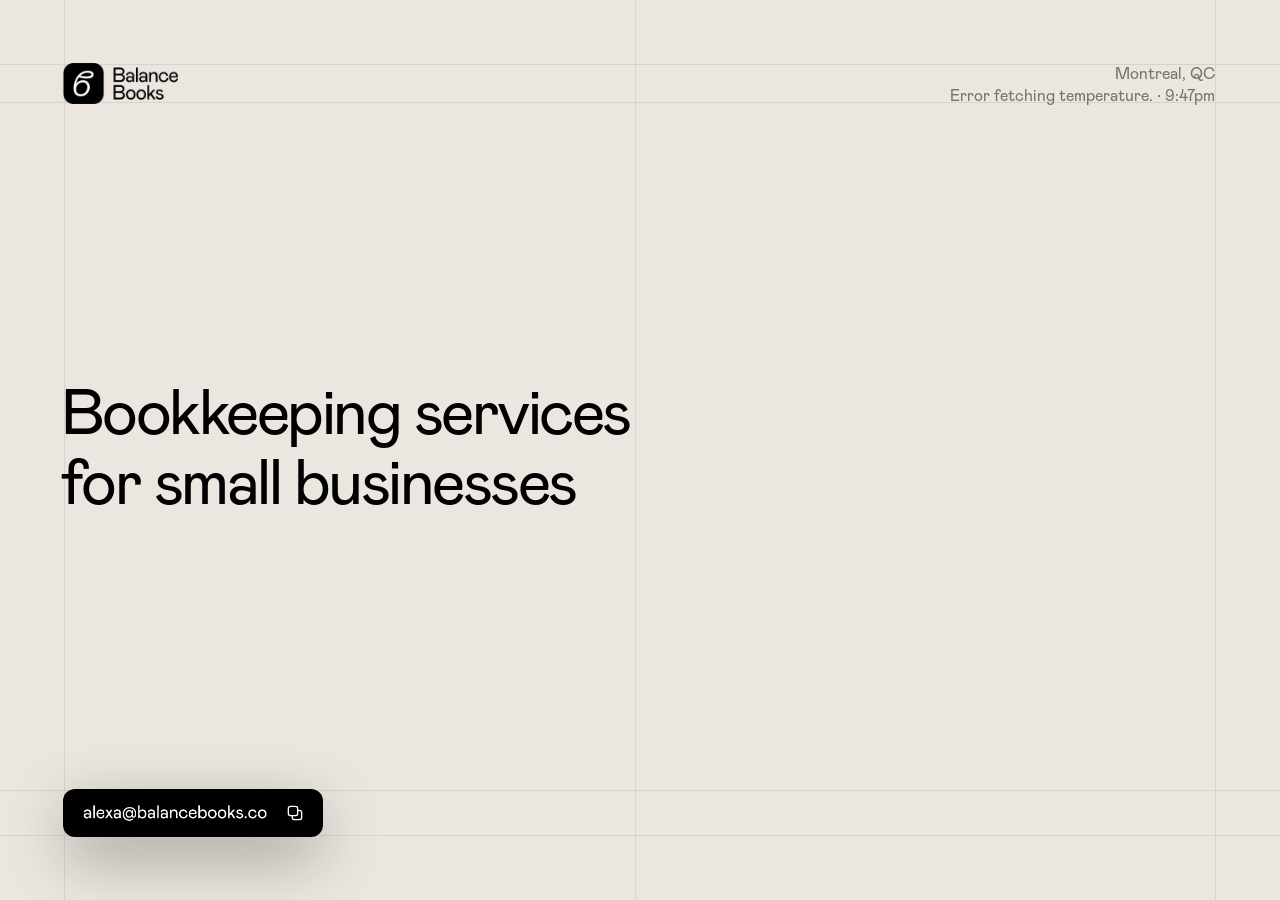
<file: index.html>
<!DOCTYPE html>
<html lang="en">

<head>
    <meta charset="UTF-8">
    <meta name="viewport" content="width=device-width, initial-scale=1.0">
    <title>Balance Books Co.</title>
    <link rel="stylesheet" href="style.css">
    <link rel="icon" type="image/ico" href="assets/favicon.ico">
    <meta property="og:title" content="Balance Books Co.">
    <meta property="og:description" content="Bookkeeping services for small businesses">
    <meta property="og:image" content="assets/og.png">
    <meta property="og:url" content="https://balancebooks.co">
    <meta property="og:type" content="website">
    <meta property="og:site_name" content="Balance Books Co.">
</head>

<body>
    <div class="hero">
        <div class="header">
            <a class="logo-link" href="/"><img src="assets/logo.png" alt="Balance Books" class="logo"></a>
            <div class="info">
                <p>Montreal, QC</p>
                <p><span id="temperature">0°C</span> • <span id="time">12:00am</span></p>
            </div>
        </div>
        <div class="main">
            <h1>Bookkeeping services for small businesses</h1>
        </div>
        <div class="footer">
            <button id="copyButton">
                <img src="assets/email.png" alt="email" class="email">
                <img src="assets/copy.svg" alt="copy" class="icon" id="copyIcon">
            </button>
        </div>
    </div>

    <script src="main.js"></script>
</body>

</html>
</file>
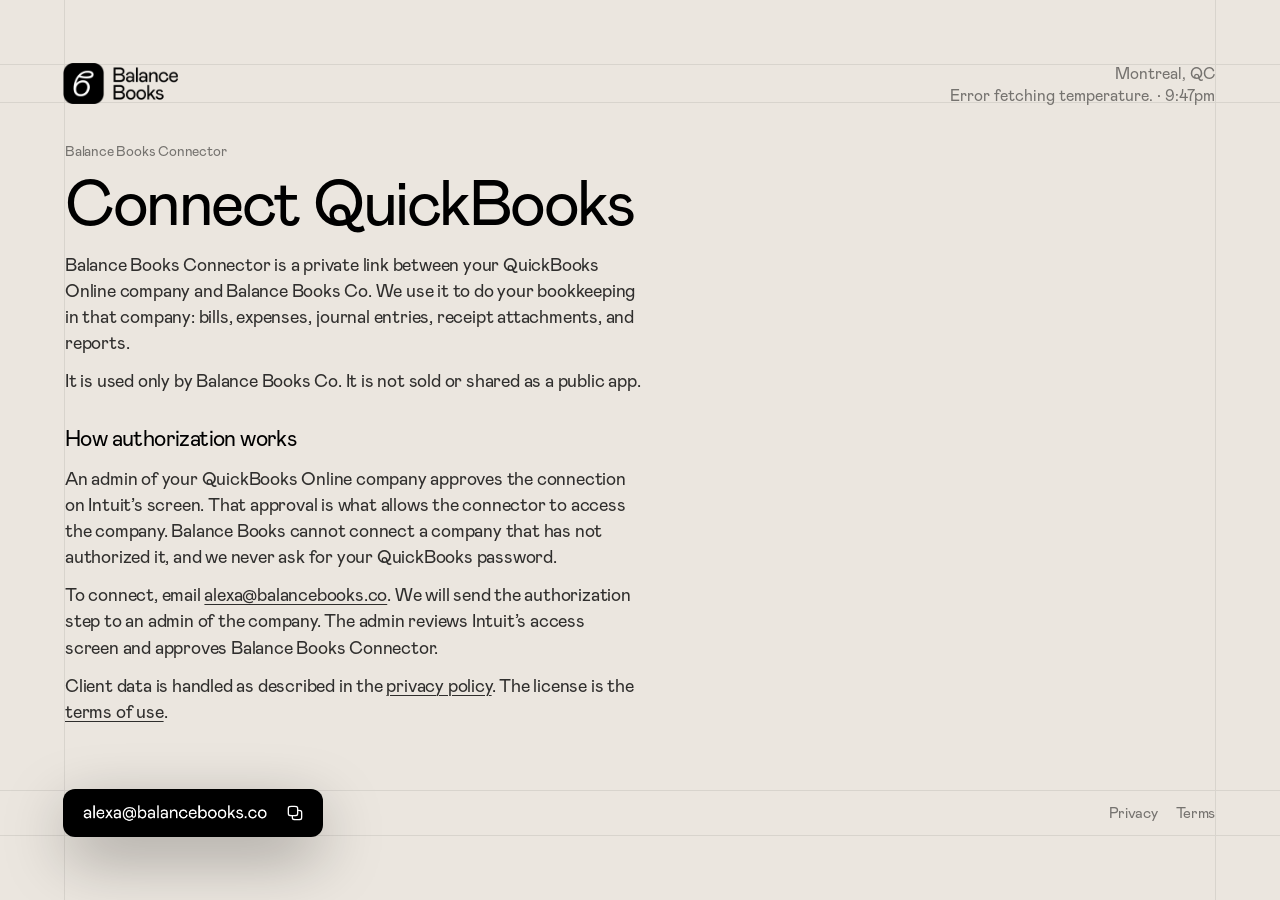
<file: connect/index.html>
<!DOCTYPE html>
<html lang="en">

<head>
    <meta charset="UTF-8">
    <meta name="viewport" content="width=device-width, initial-scale=1.0">
    <meta name="robots" content="noindex, nofollow, noarchive, nosnippet, noimageindex">
    <meta name="googlebot" content="noindex, nofollow, noarchive, nosnippet, noimageindex">
    <title>Connect QuickBooks — Balance Books Co.</title>
    <meta name="description" content="How a QuickBooks Online company admin authorizes Balance Books Connector for bookkeeping by Balance Books Co.">
    <link rel="canonical" href="https://balancebooks.co/connect/">
    <link rel="stylesheet" href="/style.css">
    <link rel="icon" type="image/ico" href="/assets/favicon.ico">
    <meta property="og:title" content="Connect QuickBooks — Balance Books Co.">
    <meta property="og:description" content="Authorize Balance Books Connector for your QuickBooks Online company.">
    <meta property="og:image" content="https://balancebooks.co/assets/og.png">
    <meta property="og:url" content="https://balancebooks.co/connect/">
    <meta property="og:type" content="website">
    <meta property="og:site_name" content="Balance Books Co.">
</head>

<body class="doc">
    <div class="hero">
        <div class="header">
            <a class="logo-link" href="/"><img src="/assets/logo.png" alt="Balance Books" class="logo"></a>
            <div class="info">
                <p>Montreal, QC</p>
                <p><span id="temperature">0°C</span> • <span id="time">12:00am</span></p>
            </div>
        </div>
        <main class="content">
            <p class="kicker">Balance Books Connector</p>
            <h1>Connect QuickBooks</h1>
            <p>Balance Books Connector is a private link between your QuickBooks Online company and Balance Books Co. We use it to do your bookkeeping in that company: bills, expenses, journal entries, receipt attachments, and reports.</p>
            <p>It is used only by Balance Books Co. It is not sold or shared as a public app.</p>

            <h2>How authorization works</h2>
            <p>An admin of your QuickBooks Online company approves the connection on Intuit’s screen. That approval is what allows the connector to access the company. Balance Books cannot connect a company that has not authorized it, and we never ask for your QuickBooks password.</p>
            <p>To connect, email <a href="mailto:alexa@balancebooks.co">alexa@balancebooks.co</a>. We will send the authorization step to an admin of the company. The admin reviews Intuit’s access screen and approves Balance Books Connector.</p>
            <p>Client data is handled as described in the <a href="/privacy/">privacy policy</a>. The license is the <a href="/terms/">terms of use</a>.</p>
        </main>
        <div class="footer">
            <button id="copyButton">
                <img src="/assets/email.png" alt="email" class="email">
                <img src="/assets/copy.svg" alt="copy" class="icon" id="copyIcon">
            </button>
            <nav class="legal" aria-label="Legal">
                <a href="/privacy/">Privacy</a>
                <a href="/terms/">Terms</a>
            </nav>
        </div>
    </div>

    <script src="/main.js"></script>
</body>

</html>
</file>
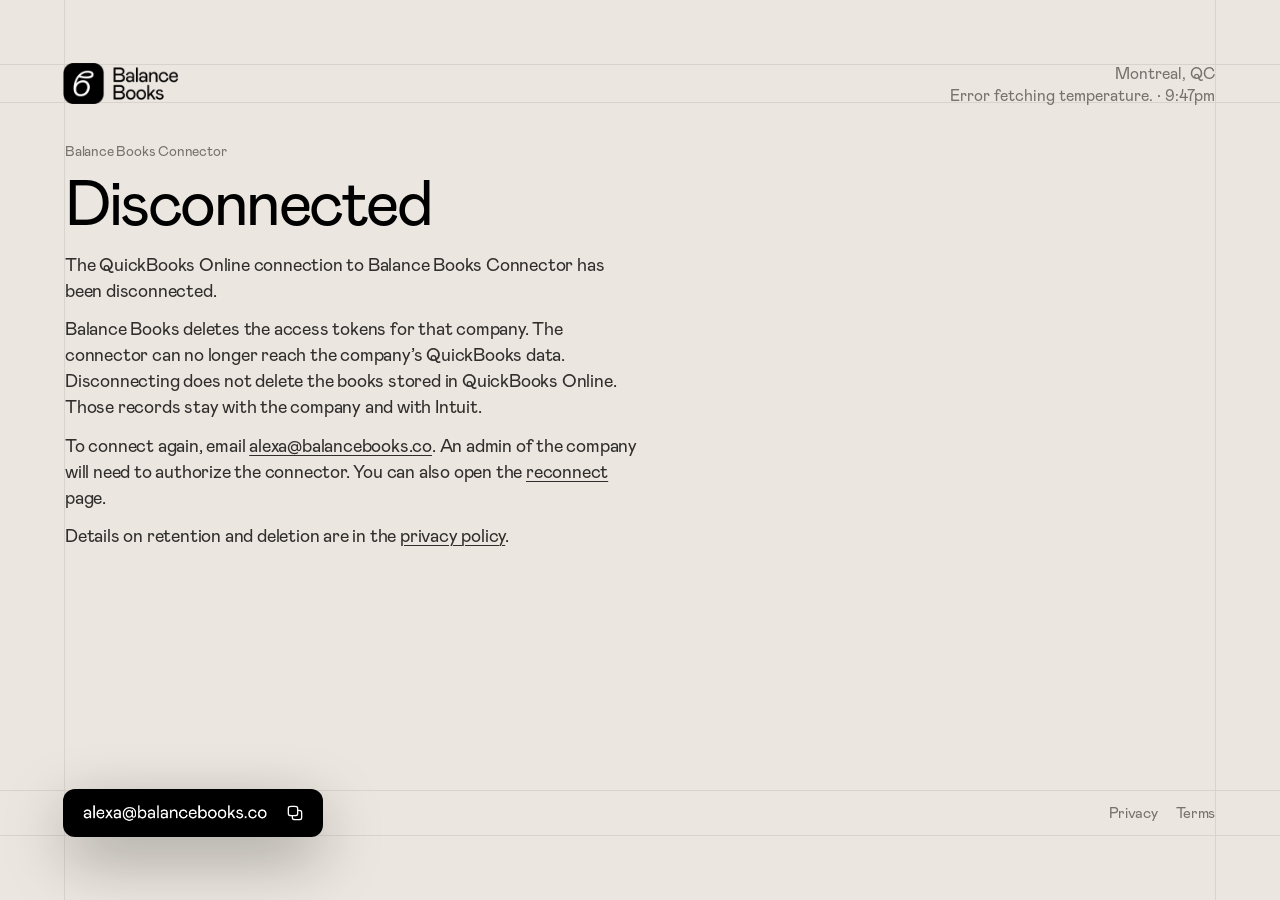
<file: disconnect/index.html>
<!DOCTYPE html>
<html lang="en">

<head>
    <meta charset="UTF-8">
    <meta name="viewport" content="width=device-width, initial-scale=1.0">
    <meta name="robots" content="noindex, nofollow, noarchive, nosnippet, noimageindex">
    <meta name="googlebot" content="noindex, nofollow, noarchive, nosnippet, noimageindex">
    <title>Disconnected — Balance Books Co.</title>
    <meta name="description" content="The QuickBooks Online connection to Balance Books Connector has been disconnected. Access tokens are deleted.">
    <link rel="canonical" href="https://balancebooks.co/disconnect/">
    <link rel="stylesheet" href="/style.css">
    <link rel="icon" type="image/ico" href="/assets/favicon.ico">
    <meta property="og:title" content="Disconnected — Balance Books Co.">
    <meta property="og:description" content="The QuickBooks Online connection to Balance Books Connector has been disconnected.">
    <meta property="og:image" content="https://balancebooks.co/assets/og.png">
    <meta property="og:url" content="https://balancebooks.co/disconnect/">
    <meta property="og:type" content="website">
    <meta property="og:site_name" content="Balance Books Co.">
</head>

<body class="doc">
    <div class="hero">
        <div class="header">
            <a class="logo-link" href="/"><img src="/assets/logo.png" alt="Balance Books" class="logo"></a>
            <div class="info">
                <p>Montreal, QC</p>
                <p><span id="temperature">0°C</span> • <span id="time">12:00am</span></p>
            </div>
        </div>
        <main class="content">
            <p class="kicker">Balance Books Connector</p>
            <h1>Disconnected</h1>
            <p>The QuickBooks Online connection to Balance Books Connector has been disconnected.</p>
            <p>Balance Books deletes the access tokens for that company. The connector can no longer reach the company’s QuickBooks data. Disconnecting does not delete the books stored in QuickBooks Online. Those records stay with the company and with Intuit.</p>
            <p>To connect again, email <a href="mailto:alexa@balancebooks.co">alexa@balancebooks.co</a>. An admin of the company will need to authorize the connector. You can also open the <a href="/reconnect/">reconnect</a> page.</p>
            <p>Details on retention and deletion are in the <a href="/privacy/">privacy policy</a>.</p>
        </main>
        <div class="footer">
            <button id="copyButton">
                <img src="/assets/email.png" alt="email" class="email">
                <img src="/assets/copy.svg" alt="copy" class="icon" id="copyIcon">
            </button>
            <nav class="legal" aria-label="Legal">
                <a href="/privacy/">Privacy</a>
                <a href="/terms/">Terms</a>
            </nav>
        </div>
    </div>

    <script src="/main.js"></script>
</body>

</html>
</file>
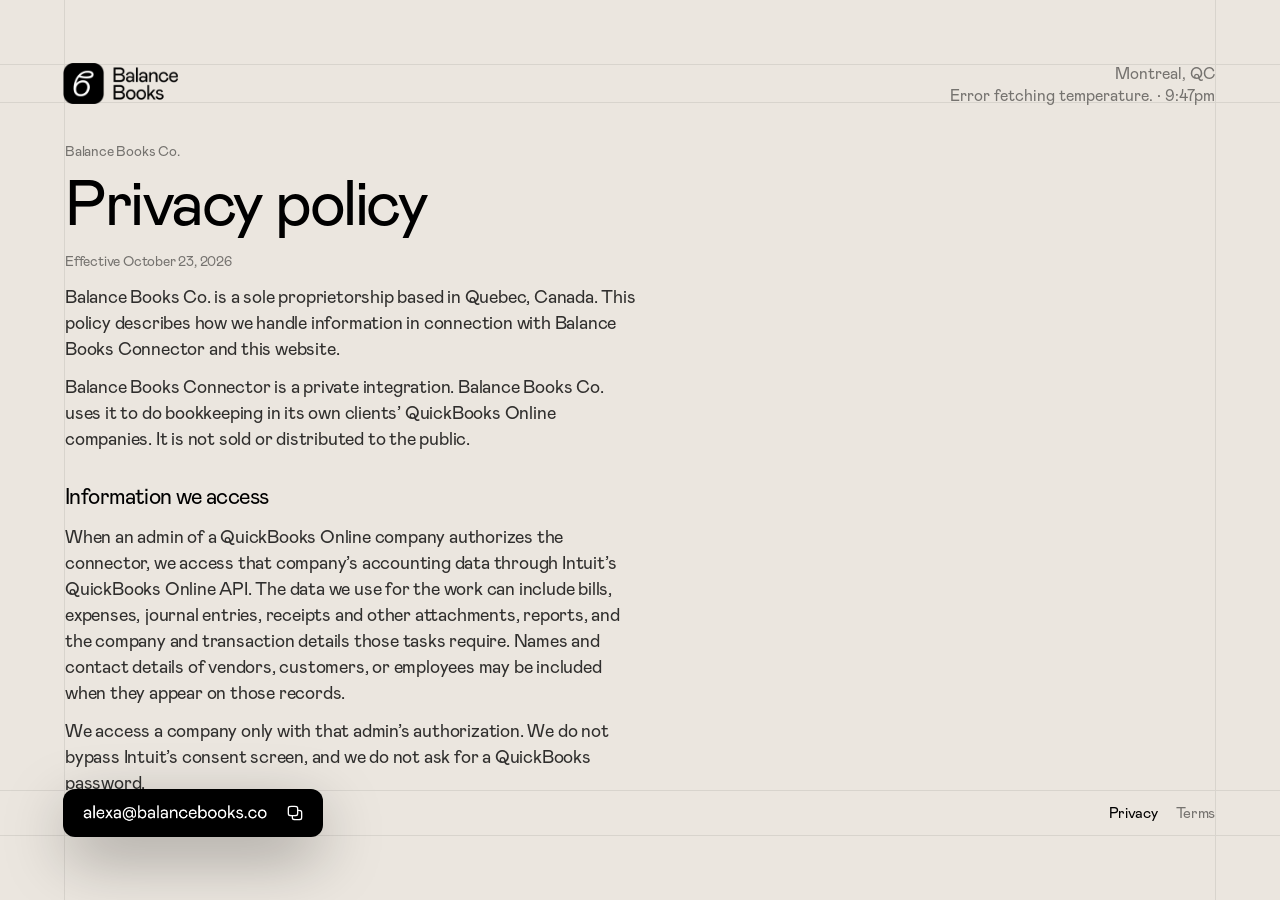
<file: privacy/index.html>
<!DOCTYPE html>
<html lang="en">

<head>
    <meta charset="UTF-8">
    <meta name="viewport" content="width=device-width, initial-scale=1.0">
    <meta name="robots" content="noindex, nofollow, noarchive, nosnippet, noimageindex">
    <meta name="googlebot" content="noindex, nofollow, noarchive, nosnippet, noimageindex">
    <title>Privacy policy — Balance Books Co.</title>
    <meta name="description" content="How Balance Books Co. handles QuickBooks Online data accessed for bookkeeping, and how this website treats visitors.">
    <link rel="canonical" href="https://balancebooks.co/privacy/">
    <link rel="stylesheet" href="/style.css">
    <link rel="icon" type="image/ico" href="/assets/favicon.ico">
    <meta property="og:title" content="Privacy policy — Balance Books Co.">
    <meta property="og:description" content="How Balance Books Co. handles QuickBooks Online data accessed for bookkeeping.">
    <meta property="og:image" content="https://balancebooks.co/assets/og.png">
    <meta property="og:url" content="https://balancebooks.co/privacy/">
    <meta property="og:type" content="website">
    <meta property="og:site_name" content="Balance Books Co.">
</head>

<body class="doc">
    <div class="hero">
        <div class="header">
            <a class="logo-link" href="/"><img src="/assets/logo.png" alt="Balance Books" class="logo"></a>
            <div class="info">
                <p>Montreal, QC</p>
                <p><span id="temperature">0°C</span> • <span id="time">12:00am</span></p>
            </div>
        </div>
        <main class="content">
            <p class="kicker">Balance Books Co.</p>
            <h1>Privacy policy</h1>
            <p class="meta">Effective October 23, 2026</p>
            <p>Balance Books Co. is a sole proprietorship based in Quebec, Canada. This policy describes how we handle information in connection with Balance Books Connector and this website.</p>
            <p>Balance Books Connector is a private integration. Balance Books Co. uses it to do bookkeeping in its own clients’ QuickBooks Online companies. It is not sold or distributed to the public.</p>

            <h2>Information we access</h2>
            <p>When an admin of a QuickBooks Online company authorizes the connector, we access that company’s accounting data through Intuit’s QuickBooks Online API. The data we use for the work can include bills, expenses, journal entries, receipts and other attachments, reports, and the company and transaction details those tasks require. Names and contact details of vendors, customers, or employees may be included when they appear on those records.</p>
            <p>We access a company only with that admin’s authorization. We do not bypass Intuit’s consent screen, and we do not ask for a QuickBooks password.</p>
            <p>This website does not require an account. It does not use advertising or analytics cookies. The temperature shown in the header comes from a public weather request for Montreal and does not identify you. The email button copies our address to your clipboard only if you use it.</p>

            <h2>Why we use it</h2>
            <p>We use QuickBooks data only to provide bookkeeping services to the client who connected the company. That work is entering bills, expenses, and journal entries, attaching receipts, and running reports.</p>
            <p>We do not sell personal information or QuickBooks data. We do not share it with other businesses, data brokers, or advertisers, and we do not use it for marketing.</p>

            <h2>Who can see it</h2>
            <p>Access is limited to Balance Books Co. We store connection tokens in encrypted form.</p>
            <p>The client’s books remain in QuickBooks Online, which Intuit operates under its own terms. We do not give client data to anyone else for their own use.</p>

            <h2>AI assistance</h2>
            <p>An AI assistant may operate the connector on Balance Books Co.’s behalf. It works only under the control and direction of Balance Books Co., and only to perform the client’s bookkeeping. The assistant does not acquire any right to the data. We do not allow client data to be sold, or to be used to train public models.</p>

            <h2>How long we keep it</h2>
            <p>We keep connection tokens, and any working copies we hold for an engagement, only while that QuickBooks company stays connected and we are engaged to keep the books.</p>
            <p>When the company is disconnected, we delete the connection tokens. The connector can no longer access that company. We also delete the working copies we hold for that connection, unless the law requires us to keep a specific record. If it does, we keep only what that duty requires, and we delete it when the duty ends.</p>
            <p>Disconnecting does not delete the books stored in the client’s QuickBooks Online company. Those records stay with the client and Intuit.</p>

            <h2>Your choices</h2>
            <p>A company admin can disconnect Balance Books Connector at any time in QuickBooks Online, or by emailing us. You may ask what personal information we hold about you, ask us to correct it, or ask us to delete it. You may withdraw consent to our use of your personal information. If a legal duty requires us to keep something, we will say so.</p>

            <h2>Quebec Law 25 and PIPEDA</h2>
            <p>We handle personal information under Quebec’s Act respecting the protection of personal information in the private sector, including the requirements known as Law 25, and under Canada’s Personal Information Protection and Electronic Documents Act (PIPEDA) where it applies.</p>
            <p>The owner of Balance Books Co. is the person responsible for the protection of personal information. You can reach them at the email below.</p>
            <p>You may also contact the <a href="https://www.cai.gouv.qc.ca/">Commission d’accès à l’information du Québec</a> or the <a href="https://www.priv.gc.ca/">Office of the Privacy Commissioner of Canada</a>.</p>

            <h2>Contact</h2>
            <address>
                Balance Books Co.<br>
                <a href="mailto:alexa@balancebooks.co">alexa@balancebooks.co</a>
            </address>
            <p>A French copy of this policy is available on request.</p>
        </main>
        <div class="footer">
            <button id="copyButton">
                <img src="/assets/email.png" alt="email" class="email">
                <img src="/assets/copy.svg" alt="copy" class="icon" id="copyIcon">
            </button>
            <nav class="legal" aria-label="Legal">
                <a href="/privacy/" aria-current="page">Privacy</a>
                <a href="/terms/">Terms</a>
            </nav>
        </div>
    </div>

    <script src="/main.js"></script>
</body>

</html>
</file>
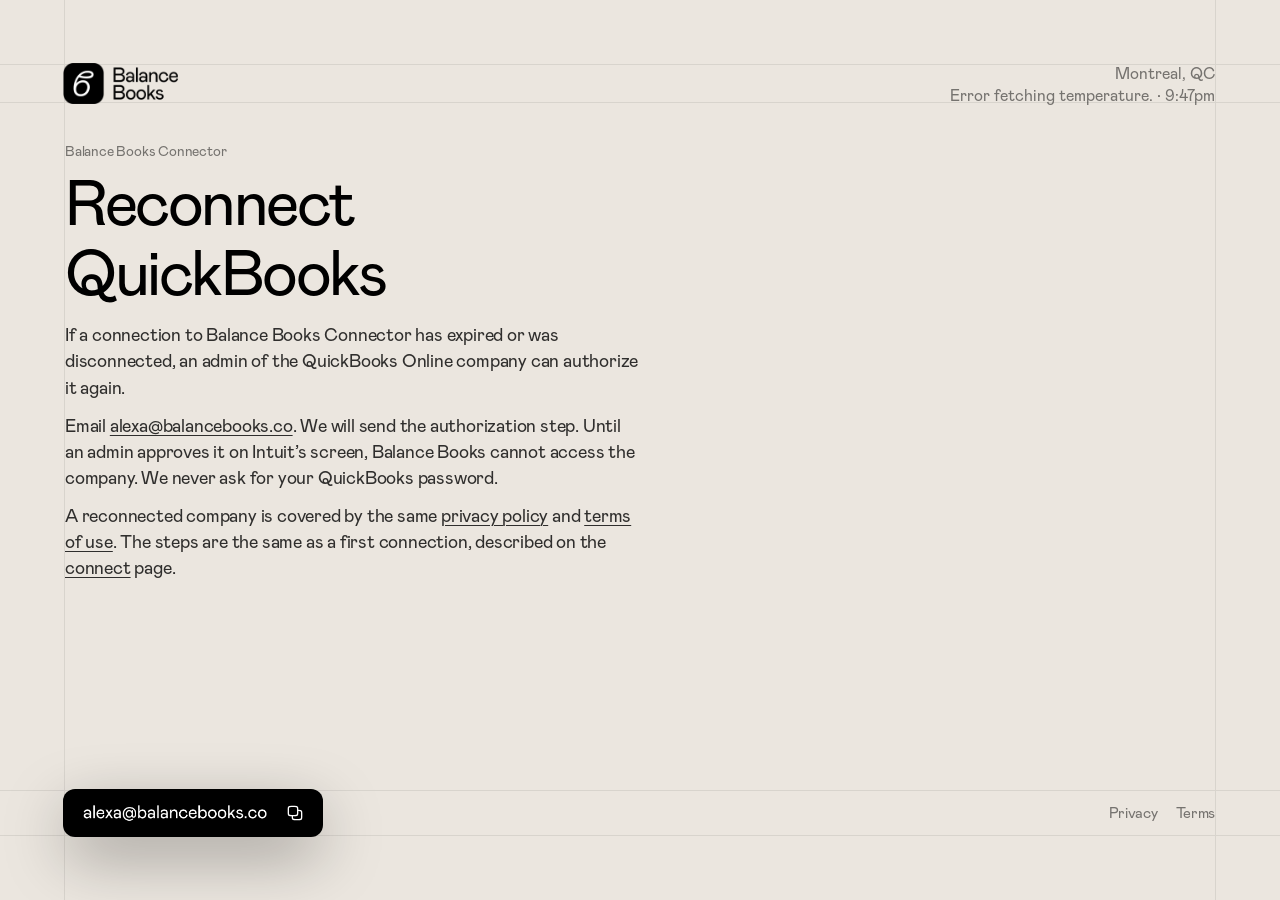
<file: reconnect/index.html>
<!DOCTYPE html>
<html lang="en">

<head>
    <meta charset="UTF-8">
    <meta name="viewport" content="width=device-width, initial-scale=1.0">
    <meta name="robots" content="noindex, nofollow, noarchive, nosnippet, noimageindex">
    <meta name="googlebot" content="noindex, nofollow, noarchive, nosnippet, noimageindex">
    <title>Reconnect QuickBooks — Balance Books Co.</title>
    <meta name="description" content="How a QuickBooks Online company admin reconnects Balance Books Connector after a disconnect or an expired authorization.">
    <link rel="canonical" href="https://balancebooks.co/reconnect/">
    <link rel="stylesheet" href="/style.css">
    <link rel="icon" type="image/ico" href="/assets/favicon.ico">
    <meta property="og:title" content="Reconnect QuickBooks — Balance Books Co.">
    <meta property="og:description" content="Authorize Balance Books Connector again for your QuickBooks Online company.">
    <meta property="og:image" content="https://balancebooks.co/assets/og.png">
    <meta property="og:url" content="https://balancebooks.co/reconnect/">
    <meta property="og:type" content="website">
    <meta property="og:site_name" content="Balance Books Co.">
</head>

<body class="doc">
    <div class="hero">
        <div class="header">
            <a class="logo-link" href="/"><img src="/assets/logo.png" alt="Balance Books" class="logo"></a>
            <div class="info">
                <p>Montreal, QC</p>
                <p><span id="temperature">0°C</span> • <span id="time">12:00am</span></p>
            </div>
        </div>
        <main class="content">
            <p class="kicker">Balance Books Connector</p>
            <h1>Reconnect QuickBooks</h1>
            <p>If a connection to Balance Books Connector has expired or was disconnected, an admin of the QuickBooks Online company can authorize it again.</p>
            <p>Email <a href="mailto:alexa@balancebooks.co">alexa@balancebooks.co</a>. We will send the authorization step. Until an admin approves it on Intuit’s screen, Balance Books cannot access the company. We never ask for your QuickBooks password.</p>
            <p>A reconnected company is covered by the same <a href="/privacy/">privacy policy</a> and <a href="/terms/">terms of use</a>. The steps are the same as a first connection, described on the <a href="/connect/">connect</a> page.</p>
        </main>
        <div class="footer">
            <button id="copyButton">
                <img src="/assets/email.png" alt="email" class="email">
                <img src="/assets/copy.svg" alt="copy" class="icon" id="copyIcon">
            </button>
            <nav class="legal" aria-label="Legal">
                <a href="/privacy/">Privacy</a>
                <a href="/terms/">Terms</a>
            </nav>
        </div>
    </div>

    <script src="/main.js"></script>
</body>

</html>
</file>
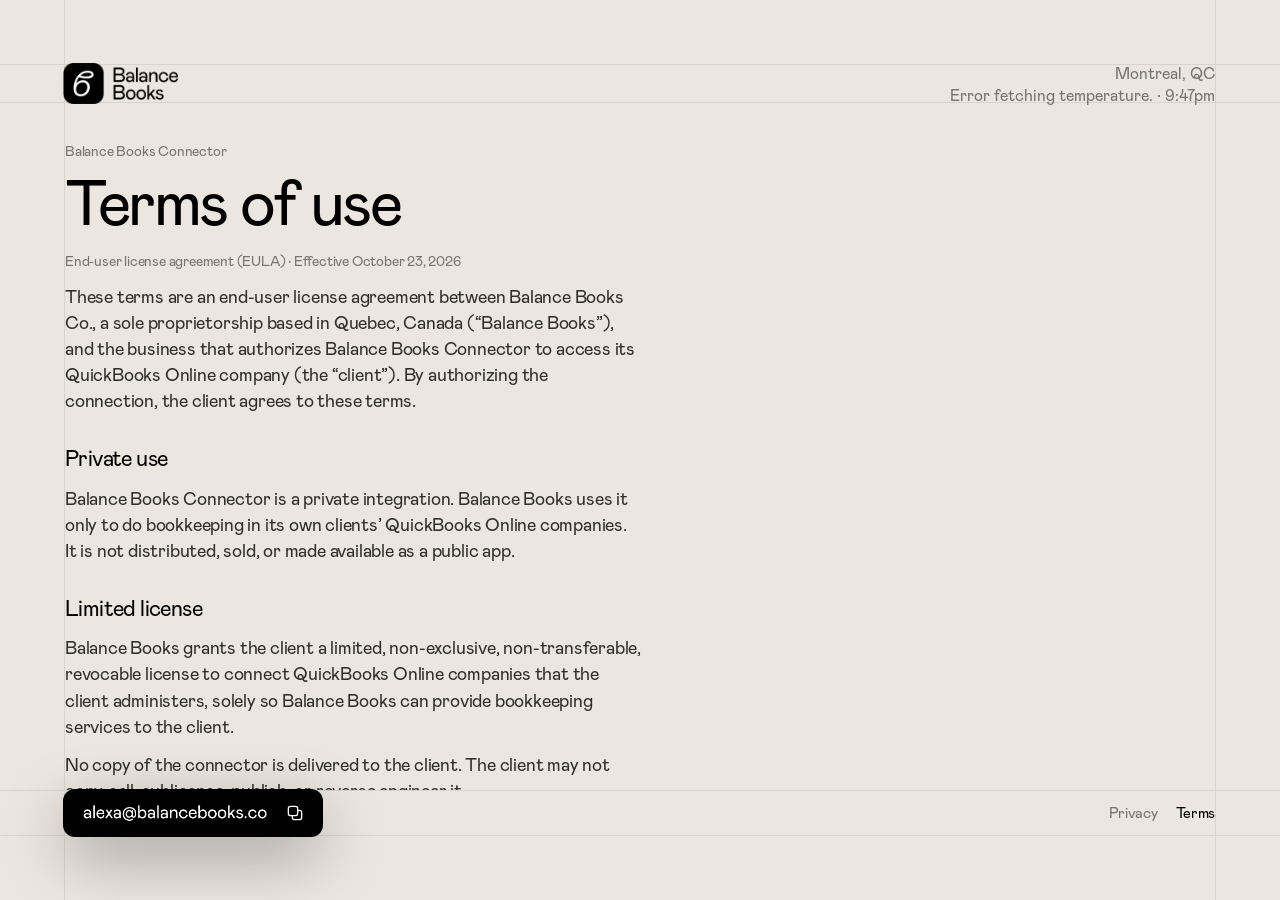
<file: terms/index.html>
<!DOCTYPE html>
<html lang="en">

<head>
    <meta charset="UTF-8">
    <meta name="viewport" content="width=device-width, initial-scale=1.0">
    <meta name="robots" content="noindex, nofollow, noarchive, nosnippet, noimageindex">
    <meta name="googlebot" content="noindex, nofollow, noarchive, nosnippet, noimageindex">
    <title>Terms of use (EULA) — Balance Books Co.</title>
    <meta name="description" content="End-user license agreement (EULA) for Balance Books Connector, a private QuickBooks Online integration used by Balance Books Co.">
    <link rel="canonical" href="https://balancebooks.co/terms/">
    <link rel="stylesheet" href="/style.css">
    <link rel="icon" type="image/ico" href="/assets/favicon.ico">
    <meta property="og:title" content="Terms of use (EULA) — Balance Books Co.">
    <meta property="og:description" content="End-user license agreement (EULA) for Balance Books Connector.">
    <meta property="og:image" content="https://balancebooks.co/assets/og.png">
    <meta property="og:url" content="https://balancebooks.co/terms/">
    <meta property="og:type" content="website">
    <meta property="og:site_name" content="Balance Books Co.">
</head>

<body class="doc">
    <div class="hero">
        <div class="header">
            <a class="logo-link" href="/"><img src="/assets/logo.png" alt="Balance Books" class="logo"></a>
            <div class="info">
                <p>Montreal, QC</p>
                <p><span id="temperature">0°C</span> • <span id="time">12:00am</span></p>
            </div>
        </div>
        <main class="content">
            <p class="kicker">Balance Books Connector</p>
            <h1>Terms of use</h1>
            <p class="meta">End-user license agreement (EULA) • Effective October 23, 2026</p>
            <p>These terms are an end-user license agreement between Balance Books Co., a sole proprietorship based in Quebec, Canada (“Balance Books”), and the business that authorizes Balance Books Connector to access its QuickBooks Online company (the “client”). By authorizing the connection, the client agrees to these terms.</p>

            <h2>Private use</h2>
            <p>Balance Books Connector is a private integration. Balance Books uses it only to do bookkeeping in its own clients’ QuickBooks Online companies. It is not distributed, sold, or made available as a public app.</p>

            <h2>Limited license</h2>
            <p>Balance Books grants the client a limited, non-exclusive, non-transferable, revocable license to connect QuickBooks Online companies that the client administers, solely so Balance Books can provide bookkeeping services to the client.</p>
            <p>No copy of the connector is delivered to the client. The client may not copy, sell, sublicense, publish, or reverse engineer it.</p>

            <h2>Authorization</h2>
            <p>Only an admin of the QuickBooks Online company may authorize or disconnect the connector. The client confirms that the person who approves Intuit’s authorization screen has authority to do so, and that Balance Books may use that access to enter bills, expenses, and journal entries, attach receipts, and run reports.</p>
            <p>Balance Books does not ask for the client’s QuickBooks password. How client data is handled is described in the <a href="/privacy/">privacy policy</a>.</p>

            <h2>AI assistance</h2>
            <p>Balance Books may use an AI assistant to operate the connector on Balance Books’ behalf. The assistant acts only under Balance Books’ control and only to perform the client’s bookkeeping. It is not a separate product licensed to the client.</p>

            <h2>Disconnect and termination</h2>
            <p>The client may disconnect a company at any time in QuickBooks Online or by contacting Balance Books. Balance Books may disconnect a company when the engagement ends, when these terms are not met, or when Intuit ends access.</p>
            <p>On disconnect, Balance Books deletes the connection tokens for that company. The client’s accounting records remain in QuickBooks Online. Any term that should survive disconnect, including the limits on liability, remains in effect.</p>

            <h2>No warranty</h2>
            <p>The connector is provided as is and as available. Balance Books does not warrant that the connection will be uninterrupted or error-free. The client remains responsible for reviewing its books. Bookkeeping is a professional service under the client’s engagement with Balance Books, separate from this license.</p>

            <h2>Limitation of liability</h2>
            <p>To the fullest extent permitted by the laws of Quebec, Balance Books is not liable for indirect or consequential loss, including lost profits, arising from the connector. Balance Books’ total liability arising from the connector is limited to the bookkeeping fees the client paid to Balance Books in the three months before the claim.</p>
            <p>These terms do not exclude liability that Quebec law does not allow an agreement to exclude, including liability for intentional or gross fault.</p>

            <h2>Governing law</h2>
            <p>These terms are governed by the laws of Quebec and the federal laws of Canada that apply in Quebec. The courts of Quebec have exclusive jurisdiction.</p>

            <h2>Contact</h2>
            <address>
                Balance Books Co.<br>
                <a href="mailto:alexa@balancebooks.co">alexa@balancebooks.co</a>
            </address>
            <p>A French copy of these terms is available on request.</p>
        </main>
        <div class="footer">
            <button id="copyButton">
                <img src="/assets/email.png" alt="email" class="email">
                <img src="/assets/copy.svg" alt="copy" class="icon" id="copyIcon">
            </button>
            <nav class="legal" aria-label="Legal">
                <a href="/privacy/">Privacy</a>
                <a href="/terms/" aria-current="page">Terms</a>
            </nav>
        </div>
    </div>

    <script src="/main.js"></script>
</body>

</html>
</file>
<file: style.css>
@font-face {
    font-family: 'mabry';
    src: url('./assets/mabry.otf') format('opentype');
    font-weight: 300;
}

:root {
    --alpha: rgba(0, 0, 0, 0.08);
    --font: 'mabry', sans-serif;
    --spacer: 64px;
    --bg: #EBE6DF;
    --fg: #000;
}

*,
*::before,
*::after {
  box-sizing: border-box;
}

* {
    font-family: var(--font);
    text-decoration: none;
    outline: none;
    border: none;
    padding: 0;
    margin: 0;
}

body {
    -webkit-font-smoothing: antialiased;
    text-rendering: optimizeLegibility;
    font-family: var(--font);
    background: var(--bg);
    overflow: hidden;
    color: var(--fg);
    height: 100vh;
}

.logo {
    pointer-events: none;
    width: 120px;
    margin: -2px;
}

.hero {
    border: 1px solid var(--alpha);
    justify-content: space-between;
    align-items: flex-start;
    flex-direction: column;
    inset: var(--spacer);
    overflow: visible;
    position: fixed;
    display: flex;
    &:before {
        border-right: 1px solid var(--alpha);
        border-left: 1px solid var(--alpha);
        height: var(--spacer);
        right: var(--spacer);
        left: var(--spacer);
        position: fixed;
        content: '';
        top: 0;
    }
    &:after {
        border-right: 1px solid var(--alpha);
        border-left: 1px solid var(--alpha);
        height: var(--spacer);
        right: var(--spacer);
        left: var(--spacer);
        position: fixed;
        content: '';
        bottom: 0;
    }
}

.header {
    border-bottom: 1px solid var(--alpha);
    justify-content: space-between;
    align-items: center;
    display: flex;
    height: 38px;
    width: 100%;
    &:before {
        border-bottom: 1px solid var(--alpha);
        border-top: 1px solid var(--alpha);
        width: var(--spacer);
        top: var(--spacer);
        position: fixed;
        height: 39px;
        content: '';
        left: 0;
    }
    &:after {
        border-bottom: 1px solid var(--alpha);
        border-top: 1px solid var(--alpha);
        width: var(--spacer);
        top: var(--spacer);
        position: fixed;
        height: 39px;
        content: '';
        right: 0;
    }
}

.footer {
    border-top: 1px solid var(--alpha);
    justify-content: space-between;
    align-items: center;
    display: flex;
    height: 45px;
    width: 100%;
    &:before {
        border-bottom: 1px solid var(--alpha);
        border-top: 1px solid var(--alpha);
        bottom: var(--spacer);
        width: var(--spacer);
        position: fixed;
        height: 46px;
        content: '';
        left: 0;
    }
    &:after {
        border-bottom: 1px solid var(--alpha);
        border-top: 1px solid var(--alpha);
        bottom: var(--spacer);
        width: var(--spacer);
        position: fixed;
        height: 46px;
        content: '';
        right: 0;
    }
}

.info {
    justify-content: center;
    flex-direction: column;
    align-items: flex-end;
    padding-top: 2px;
    display: flex;
    gap: 6px;
}

.main {
    border-right: 1px solid var(--alpha);
    justify-content: center;
    flex-direction: column;
    pointer-events: none;
    align-items: center;
    left: var(--spacer);
    position: fixed;
    display: flex;
    bottom: 0;
    top: 0;
}

h1 {
    font-size: var(--spacer);
    letter-spacing: -2.5px;
    margin-left: -7px;
    font-weight: 300;
    max-width: 578px;
    line-height: 1.1;
    width: 100%;
}

p {
    opacity: 0.5;
}

button {
    box-shadow: 0 20px var(--spacer) -5px rgba(0, 0, 0, 0.4);
    transition: transform 0.3s cubic-bezier(0.25, 1.5, 0.5, 1);
    justify-content: space-between;
    background-color: var(--fg);
    letter-spacing: -0.4px;
    align-items: center;
    border-radius: 12px;
    padding: 14px 20px;
    font-size: 18px;
    cursor: pointer;
    display: flex;
    margin: -2px;
    width: 260px;
    color: #fff;
    gap: 12px;
    &:hover { transform: scale(1.02); }
    &:active { transform: scale(0.98); }
}

.icon {
    width: 16px;
}

.email {
    width: 184px;
}

@media (max-width: 700px) {

    :root {
        --spacer: 32px;
    }
    
    h1 {
        letter-spacing: -2px;
        font-size: 48px;
    }
    
    button {
        width: 102%;
    }

    .main {
        right: var(--spacer);
        border-right: none;
    }
    
}

.logo-link {
    display: block;
    line-height: 0;
}

.logo-link:focus-visible,
.legal a:focus-visible,
.content a:focus-visible {
    outline: 1px solid var(--fg);
    outline-offset: 3px;
}

.legal {
    display: flex;
    align-items: center;
    gap: 18px;
}

.legal a {
    color: var(--fg);
    opacity: 0.5;
    font-size: 15px;
    letter-spacing: -0.3px;
    white-space: nowrap;
    transition: opacity 0.2s ease;
}

.legal a:hover,
.legal a[aria-current="page"] {
    opacity: 1;
}

body.doc .header,
body.doc .footer {
    flex-shrink: 0;
}

body.doc .hero {
    overflow: visible;
}

body.doc .content {
    flex: 1;
    align-self: stretch;
    min-height: 0;
    overflow-x: hidden;
    overflow-y: auto;
    padding: 40px 32px 56px 0;
    font-weight: 300;
    scrollbar-width: thin;
    scrollbar-color: rgba(0, 0, 0, 0.25) transparent;
}

body.doc .content > * + * {
    margin-top: 12px;
}

body.doc .content > .kicker + h1 {
    margin-top: 8px;
}

body.doc .content > * + h2 {
    margin-top: 32px;
}

body.doc .content h1 {
    margin-left: 0;
}

body.doc .content h2 {
    font-size: 22px;
    font-weight: 300;
    letter-spacing: -0.6px;
    line-height: 1.25;
    max-width: 576px;
}

body.doc .content :where(p, li, address) {
    max-width: 576px;
    opacity: 1;
    font-size: 18px;
    line-height: 1.45;
    letter-spacing: -0.2px;
    color: rgba(0, 0, 0, 0.8);
}

body.doc .content :where(.kicker, .meta) {
    font-size: 14px;
    line-height: 1.4;
    letter-spacing: -0.2px;
    color: var(--fg);
    opacity: 0.5;
}

body.doc .content address {
    font-style: normal;
}

body.doc .content ul {
    padding-left: 1.15em;
}

body.doc .content a {
    color: inherit;
    text-decoration: underline;
    text-underline-offset: 3px;
    text-decoration-thickness: 1px;
}

body.doc .content a:hover {
    color: var(--fg);
}

@media (max-width: 840px) {
    body.doc .footer {
        position: relative;
        height: auto;
        flex-direction: column;
        align-items: flex-start;
        gap: 14px;
        padding-top: 14px;
    }

    body.doc .footer:before,
    body.doc .footer:after {
        position: absolute;
        height: calc(100% + 1px);
        bottom: -1px;
    }

    body.doc .footer:before {
        left: calc(var(--spacer) * -1);
    }

    body.doc .footer:after {
        right: calc(var(--spacer) * -1);
    }

    .legal {
        order: 1;
    }

    body.doc #copyButton {
        order: 2;
    }

    body.doc .content {
        padding: 28px 0 40px;
    }
}
</file>
